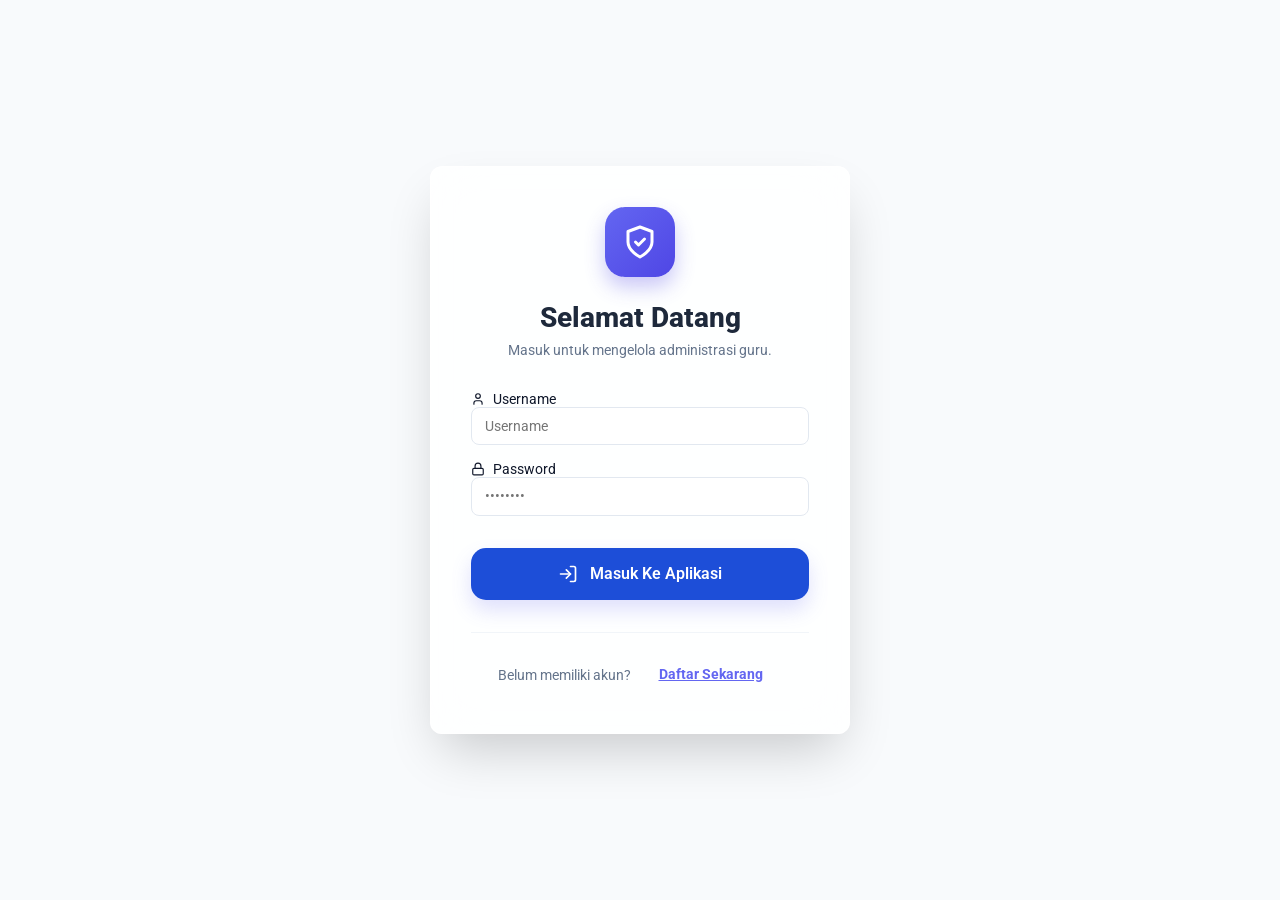
<file: index.html>
<!DOCTYPE html>
<html lang="en">
  <head>
    <meta charset="UTF-8" />
    <link rel="icon" type="image/svg+xml" href="/vite.svg" />
    <meta name="viewport" content="width=device-width, initial-scale=1.0" />
    <title>Sitegu Ls - Manajemen Kelas Cerdas</title>
    <link rel="preconnect" href="https://fonts.googleapis.com">
    <link rel="preconnect" href="https://fonts.gstatic.com" crossorigin>
    <link href="https://fonts.googleapis.com/css2?family=Roboto:wght@300;400;500;700&display=swap" rel="stylesheet">
    <script type="module" crossorigin src="/assets/index-816c5e97.js"></script>
    <link rel="stylesheet" href="/assets/index-05f4b7d0.css">
  <link rel="manifest" href="/manifest.webmanifest"></head>
  <body>
    <div id="root"></div>
    
  </body>
</html>
</file>
<file: assets/index-05f4b7d0.css>
:root{--primary: #1d4ed8;--primary-hover: #1e40af;--bg-main: #f4f6fc;--bg-card: #ffffff;--text-main: #0f172a;--text-muted: #64748b;--border: #e2e8f0;--accent-success: #10b981;--accent-warning: #b45309;--accent-danger: #ef4444;--accent-info: #3b82f6;--glass-border: #e2e8f0;--glass-shadow: 0 4px 6px -1px rgba(0, 0, 0, .05), 0 2px 4px -1px rgba(0, 0, 0, .03)}*{margin:0;padding:0;box-sizing:border-box;font-family:Roboto,sans-serif}body{font-family:Roboto,sans-serif;background:var(--bg-main);color:var(--text-main);min-height:100vh;margin:0;overflow-x:hidden}.app-container{display:flex;min-height:100vh}.sidebar{width:260px;background:#ffffff;padding:1.75rem 1.25rem;display:flex;flex-direction:column;gap:1.5rem;position:sticky;top:0;height:100vh;border-right:1px solid #e2e8f0;box-shadow:4px 0 20px #00000003;overflow-x:hidden}.logo{display:flex;align-items:center;gap:.75rem;font-size:1.4rem;font-weight:700;color:#1e3a8a;margin-bottom:.25rem}.nav-links{display:flex;flex-direction:column;gap:.3rem;overflow-y:auto;overflow-x:hidden;padding-right:2px}.nav-links::-webkit-scrollbar{width:4px}.nav-links::-webkit-scrollbar-thumb{background:#cbd5e1;border-radius:4px}.nav-item{display:flex;align-items:center;gap:.75rem;padding:.65rem 1rem;border-radius:12px;text-decoration:none;color:#64748b;font-weight:500;font-size:.85rem;transition:all .2s ease;cursor:pointer;position:relative}.nav-item:hover{background:#eff6ff;color:var(--primary)}.nav-item.active{background:#eff6ff;color:#1e40af;font-weight:700}.nav-item.active:after{content:"";position:absolute;right:-1.25rem;top:15%;height:70%;width:4px;background:#1d4ed8;border-radius:4px 0 0 4px}.main-content{flex:1;padding:2rem;overflow-y:auto;background:#f8fafc}.header{margin-bottom:1.5rem}.header h1{font-size:1.6rem;font-weight:700;color:#0f172a}.header p{color:#475569;font-size:.9rem;font-weight:500;margin-top:.25rem}.glass-card{background:#ffffff;border:1px solid #e2e8f0;border-radius:12px;padding:1.8rem;box-shadow:0 1px 3px #00000005;transition:all .2s ease}.glass-card:hover{border-color:#cbd5e1;box-shadow:0 4px 6px #0000000a}input,textarea,select{width:100%;padding:.6rem .8rem;border:1px solid var(--border);border-radius:8px;background:white;font-family:inherit;font-size:.9rem;transition:border-color .3s ease}input:focus,textarea:focus{outline:none;border-color:var(--primary);box-shadow:0 0 0 3px #6366f11a}button{padding:.6rem 1.2rem;border-radius:8px;border:none;font-weight:600;font-size:.9rem;cursor:pointer;transition:all .3s ease;font-family:inherit}.btn-primary{background:var(--primary);color:#fff}.btn-primary:hover{background:var(--primary-hover);transform:scale(1.02)}.table-container{overflow-x:auto;border-radius:20px;border:1px solid var(--border)}table{width:100%;border-collapse:collapse;background:white}th{background:#f8fafc;padding:.9rem;text-align:left;font-size:.85rem;text-transform:uppercase;letter-spacing:.05em;color:var(--text-muted)}td{padding:.4rem .6rem;border-bottom:1px solid var(--border);font-size:.85rem}.badge{padding:.25rem .75rem;border-radius:20px;font-size:.75rem;font-weight:600}.badge-present{background:#dcfce7;color:#166534}.badge-absent{background:#fee2e2;color:#991b1b}.badge-sick{background:#fef9c3;color:#854d0e}.badge-late{background:#e0f2fe;color:#075985}.badge-dispensation{background:#f3e8ff;color:#6b21a8}.stats-grid{display:grid;grid-template-columns:repeat(auto-fit,minmax(200px,1fr));gap:1.5rem;margin-bottom:2rem}.stat-card{padding:1.8rem;border-radius:12px;position:relative;overflow:hidden;display:flex;flex-direction:column;gap:.5rem;border:1px solid #e2e8f0}.stat-card:nth-child(1){background:#eff6ff;color:#1d4ed8;border-color:#bfdbfe}.stat-card:nth-child(2){background:#ecfdf5;color:#047857;border-color:#a7f3d0}.stat-card:nth-child(3){background:#fef2f2;color:#b91c1c;border-color:#fecaca}.stat-card:nth-child(4){background:#f5f3ff;color:#6d28d9;border-color:#ede9fe}.stat-val{font-size:2.5rem;font-weight:800;margin-bottom:.25rem}.stat-label{opacity:.8;font-weight:600;font-size:.85rem;text-transform:uppercase;letter-spacing:.5px}.grid-2{display:grid;grid-template-columns:repeat(2,1fr);gap:1.5rem}.mt-4{margin-top:1rem}.mb-2{margin-bottom:.5rem}@media (max-width: 768px){.app-container{flex-direction:column}.sidebar{width:100%;height:auto;position:static}.grid-2{grid-template-columns:1fr}}
</file>
